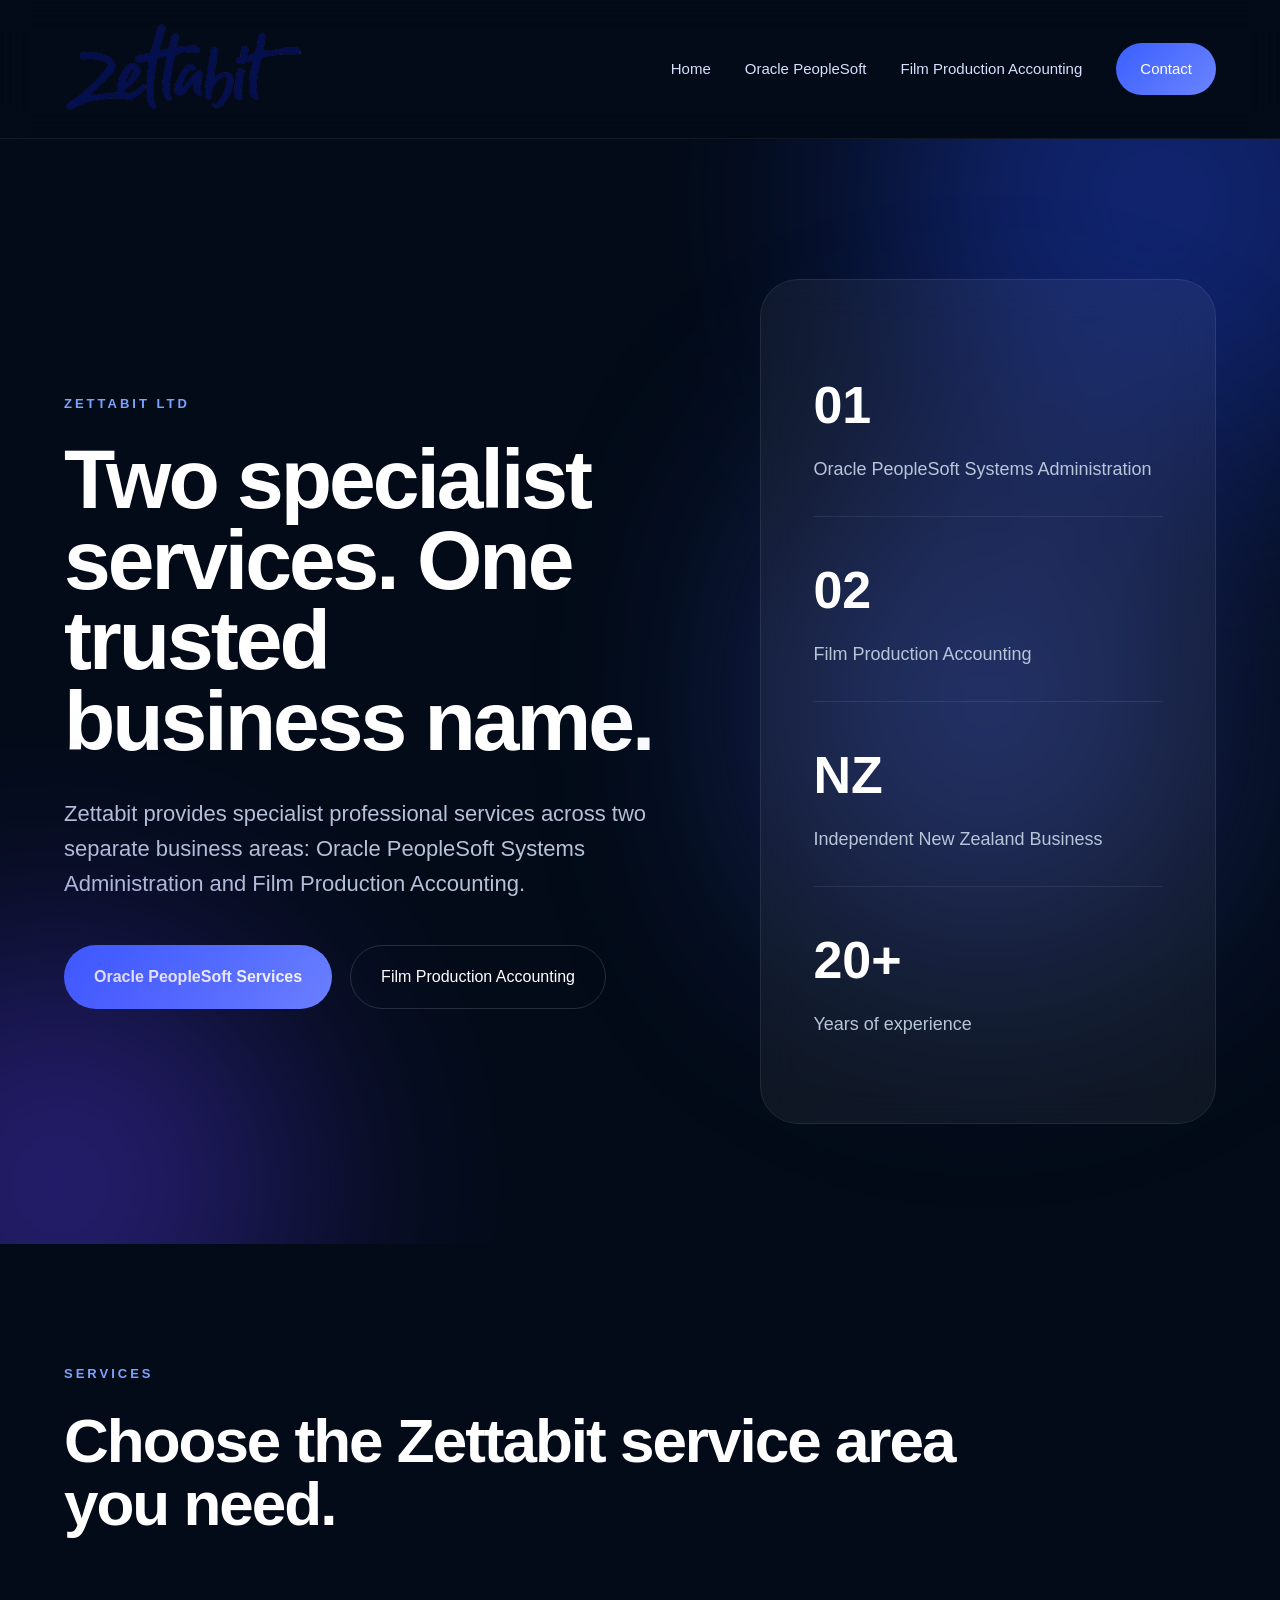
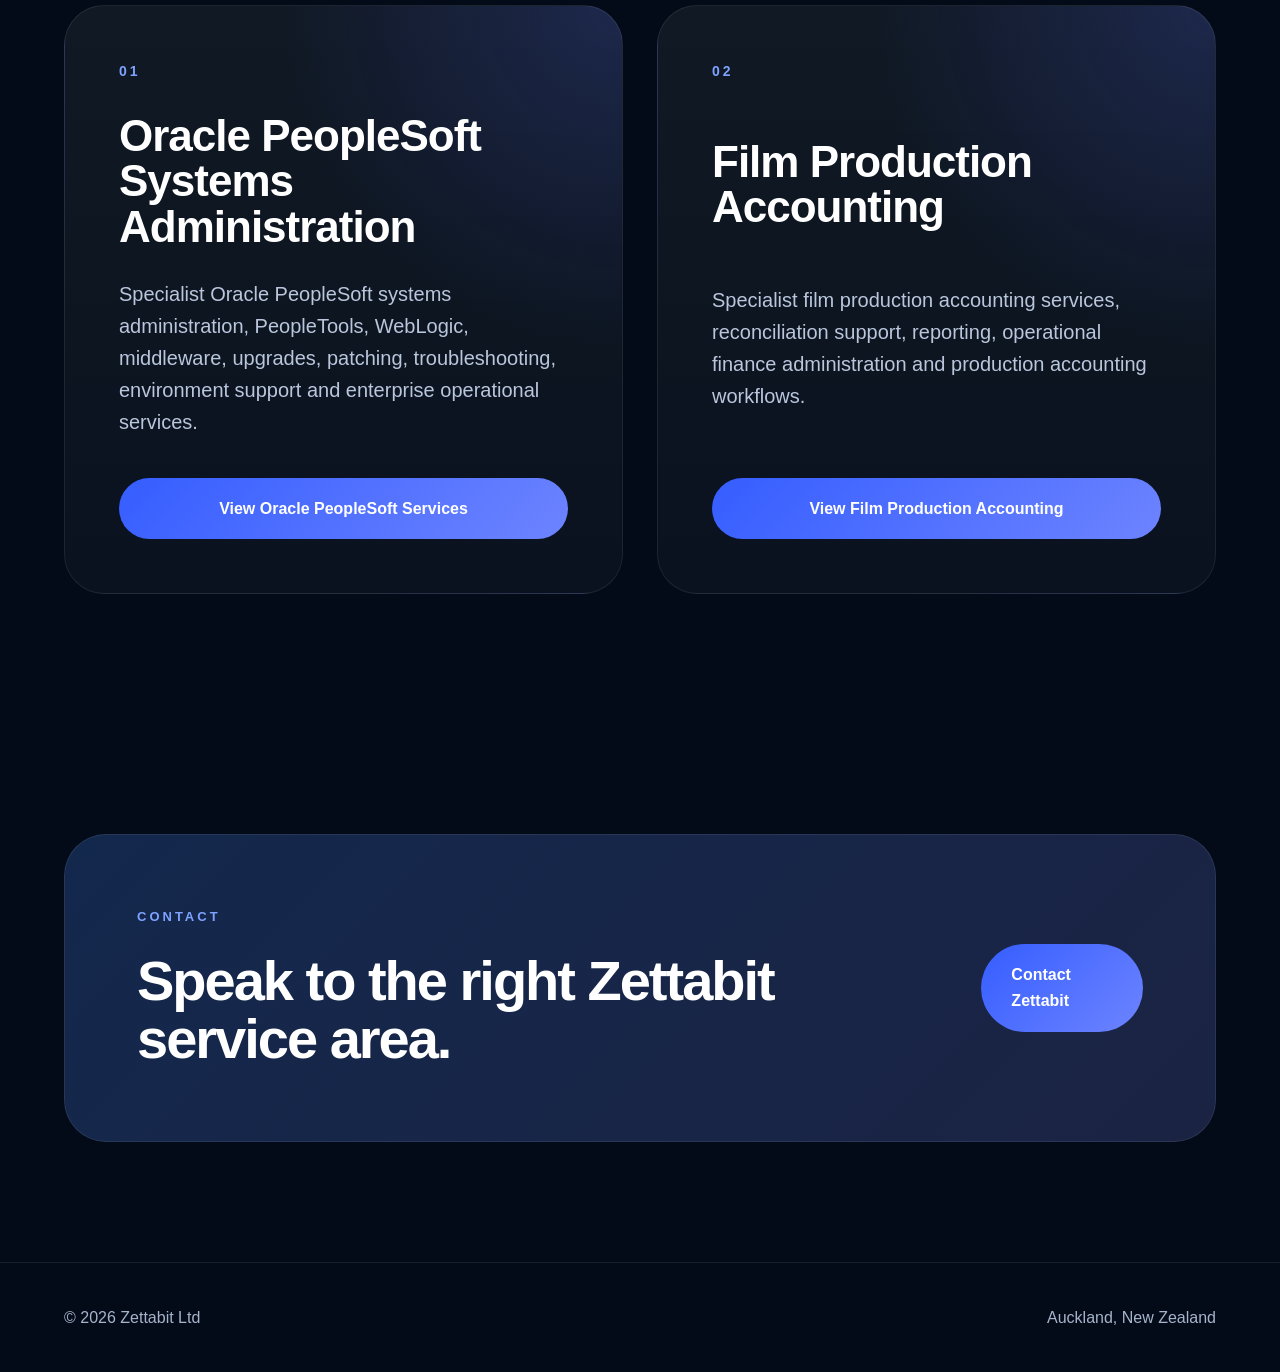
<file: index.html>
<!DOCTYPE html>
<html lang="en">
<head>

    <meta charset="UTF-8">
    <meta name="viewport" content="width=device-width, initial-scale=1.0">

    <title>Zettabit | Oracle PeopleSoft & Film Production Accounting</title>

    <meta name="description"
          content="Zettabit provides Oracle PeopleSoft systems administration and Film Production Accounting services.">

    <link rel="stylesheet" href="styles.css">

</head>

<body>

    <header class="site-header">

        <div class="container nav-container">

            <a href="index.html" class="logo">
                <img src="zettabit-logo-transparent.png" alt="Zettabit">
            </a>

            <nav class="main-nav">
                <a href="index.html">Home</a>
                <a href="peoplesoft.html">Oracle PeopleSoft</a>
                <a href="production-accounting.html">Film Production Accounting</a>
                <a href="contact.html" class="nav-button">Contact</a>
            </nav>

        </div>

    </header>

    <section class="hero-section">

        <div class="hero-background-circle circle-one"></div>
        <div class="hero-background-circle circle-two"></div>

        <div class="container hero-grid">

            <div class="hero-content">

                <div class="eyebrow">
                    Zettabit Ltd
                </div>

                <h1>
                    Two specialist services. One trusted business name.
                </h1>

                <p>
                    Zettabit provides specialist professional services across two separate
                    business areas: Oracle PeopleSoft Systems Administration and
                    Film Production Accounting.
                </p>

                <div class="hero-buttons">

                    <a href="peoplesoft.html" class="primary-button">
                        Oracle PeopleSoft Services
                    </a>

                    <a href="production-accounting.html" class="secondary-button">
                        Film Production Accounting
                    </a>

                </div>

            </div>

            <div class="hero-card">

                <div class="card-glow"></div>

                <div class="hero-card-inner">

                    <div class="stat-box">
                        <span class="stat-number">01</span>
                        <span class="stat-label">
                            Oracle PeopleSoft Systems Administration
                        </span>
                    </div>

                    <div class="stat-box">
                        <span class="stat-number">02</span>
                        <span class="stat-label">
                            Film Production Accounting
                        </span>
                    </div>

                    <div class="stat-box">
                        <span class="stat-number">NZ</span>
                        <span class="stat-label">
                            Independent New Zealand Business
                        </span>
                    </div>

                    <div class="stat-box">
                        <span class="stat-number">20+</span>
                        <span class="stat-label">
                            Years of experience
                        </span>
                    </div>

                </div>

            </div>

        </div>

    </section>

    <section class="services-section">

        <div class="container">

            <div class="section-heading">

                <div class="eyebrow">
                    Services
                </div>

                <h2>
                    Choose the Zettabit service area you need.
                </h2>

            </div>

            <div class="two-column-services">

                <div class="division-card">

                    <span class="capability-number">01</span>

                    <h3>
                        Oracle PeopleSoft Systems Administration
                    </h3>

                    <p>
                        Specialist Oracle PeopleSoft systems administration,
                        PeopleTools, WebLogic, middleware, upgrades,
                        patching, troubleshooting, environment support
                        and enterprise operational services.
                    </p>

                    <a href="peoplesoft.html" class="primary-button">
                        View Oracle PeopleSoft Services
                    </a>

                </div>

                <div class="division-card">

                    <span class="capability-number">02</span>

                    <h3>
                        Film Production Accounting
                    </h3>

                    <p>
                        Specialist film production accounting services,
                        reconciliation support, reporting,
                        operational finance administration
                        and production accounting workflows.
                    </p>

                    <a href="production-accounting.html" class="primary-button">
                        View Film Production Accounting
                    </a>

                </div>

            </div>

        </div>

    </section>

    <section class="cta-section">

        <div class="container cta-container">

            <div>

                <div class="eyebrow">
                    Contact
                </div>

                <h2>
                    Speak to the right Zettabit service area.
                </h2>

            </div>

            <a href="contact.html" class="primary-button">
                Contact Zettabit
            </a>

        </div>

    </section>

    <footer class="site-footer">

        <div class="container footer-container">
            <div>© 2026 Zettabit Ltd</div>
            <div>Auckland, New Zealand</div>
        </div>

    </footer>

</body>
</html>
</file>
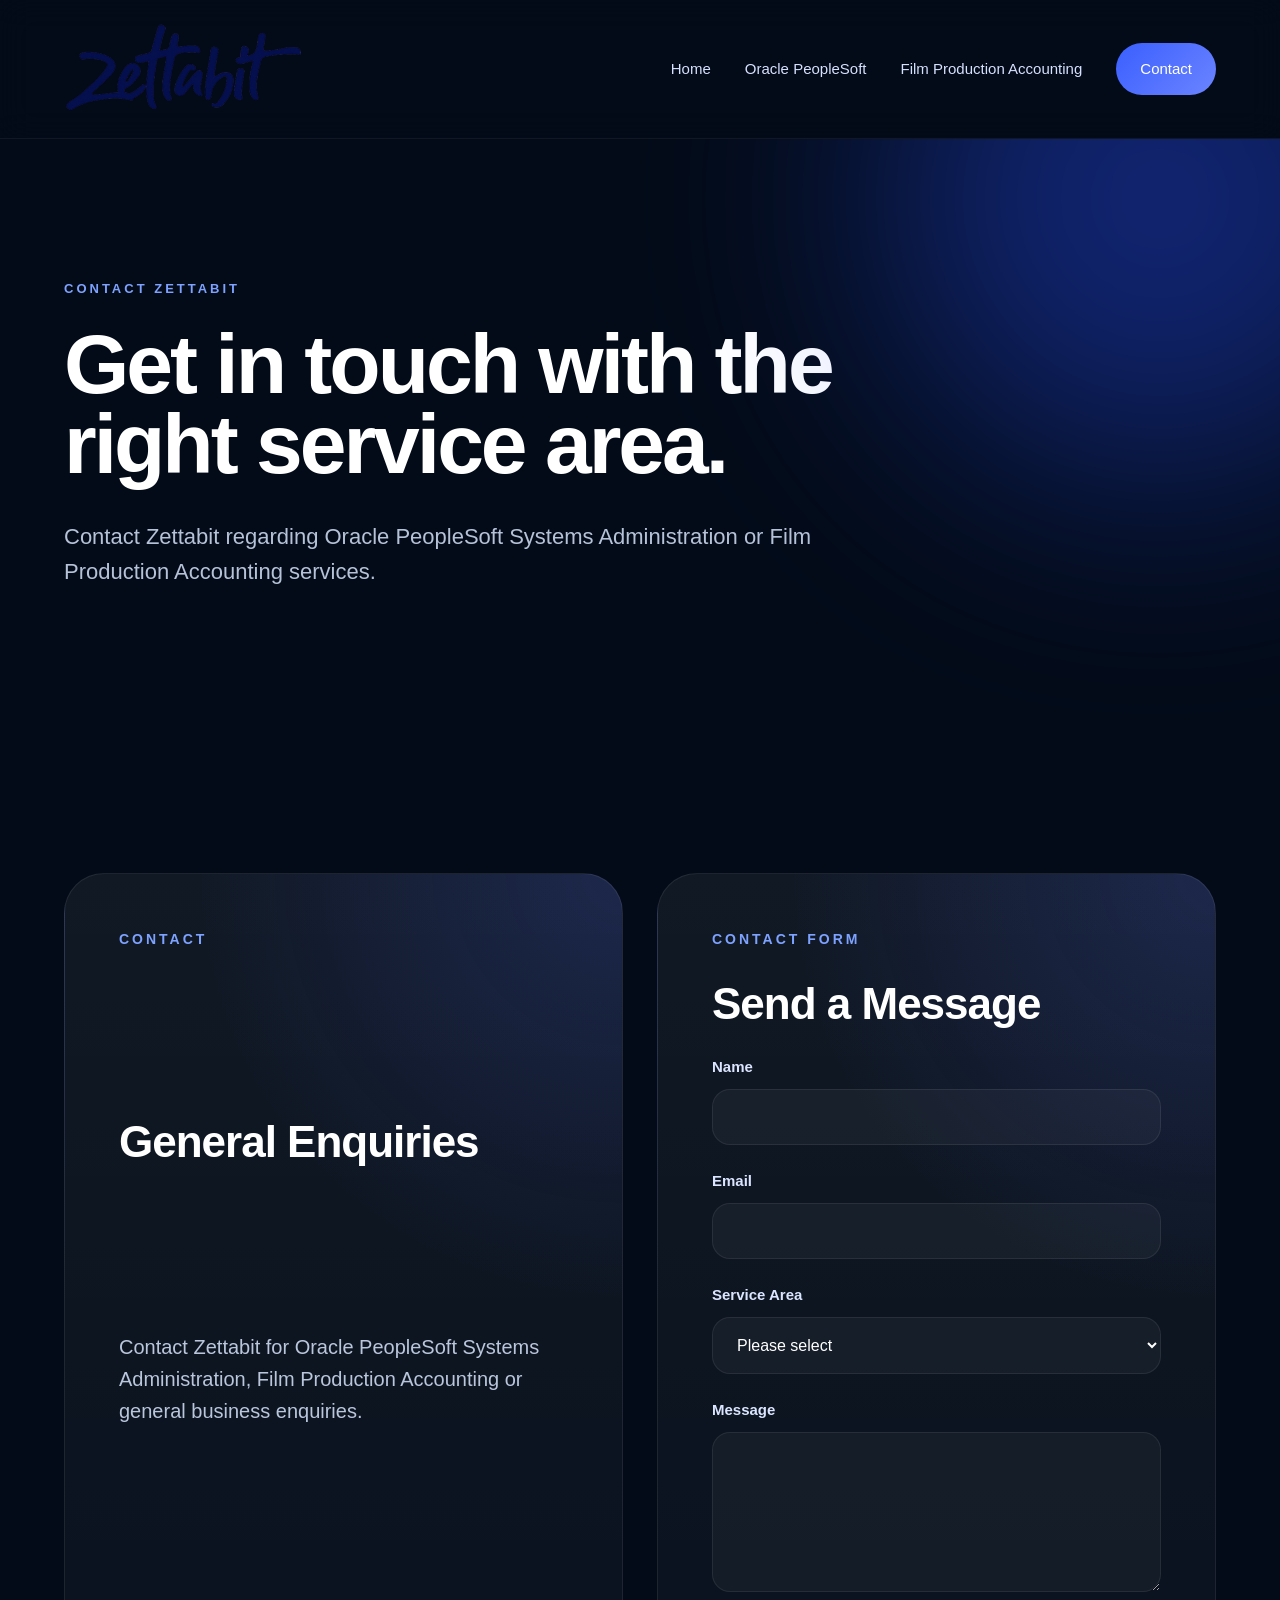
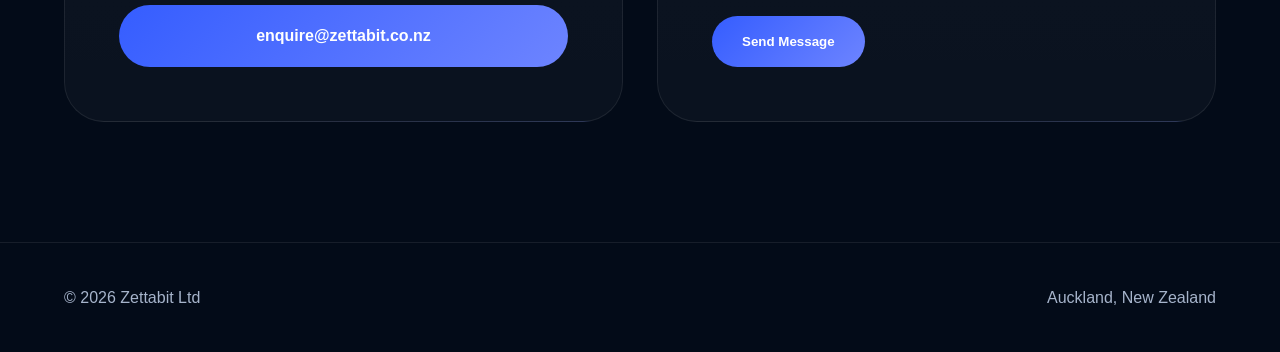
<file: contact.html>
<!DOCTYPE html>
<html lang="en">
<head>

    <meta charset="UTF-8">
    <meta name="viewport" content="width=device-width, initial-scale=1.0">

    <title>Contact | Zettabit</title>

    <meta name="description"
          content="Contact Zettabit regarding Oracle PeopleSoft Systems Administration or Film Production Accounting services.">

    <link rel="stylesheet" href="styles.css">

</head>

<body>

    <header class="site-header">

        <div class="container nav-container">

            <a href="index.html" class="logo">
                <img src="zettabit-logo-transparent.png" alt="Zettabit">
            </a>

            <nav class="main-nav">

                <a href="index.html">Home</a>
                <a href="peoplesoft.html">Oracle PeopleSoft</a>
                <a href="production-accounting.html">Film Production Accounting</a>
                <a href="contact.html" class="nav-button">Contact</a>

            </nav>

        </div>

    </header>

    <!-- HERO -->

    <section class="hero-section">

        <div class="hero-background-circle circle-one"></div>

        <div class="container">

            <div class="hero-content">

                <div class="eyebrow">
                    Contact Zettabit
                </div>

                <h1>
                    Get in touch with the right service area.
                </h1>

                <p>
                    Contact Zettabit regarding
                    Oracle PeopleSoft Systems Administration
                    or Film Production Accounting services.
                </p>

            </div>

        </div>

    </section>

    <!-- CONTACT -->

    <section class="services-section">

        <div class="container">

            <div class="two-column-services">

                <!-- LEFT -->

                <div class="division-card">

                    <span class="capability-number">
                        CONTACT
                    </span>

                    <h3>
                        General Enquiries
                    </h3>

                    <p>
                        Contact Zettabit for
                        Oracle PeopleSoft Systems Administration,
                        Film Production Accounting
                        or general business enquiries.
                    </p>

                    <a href="mailto:enquire@zettabit.co.nz" class="primary-button">
                        enquire@zettabit.co.nz
                    </a>

                </div>

                <!-- RIGHT -->

                <div class="division-card">

                    <span class="capability-number">
                        CONTACT FORM
                    </span>

                    <h3>
                        Send a Message
                    </h3>

                    <form class="contact-form"
                          action="https://formspree.io/f/xqejlvda"
                          method="POST">

                        <label>

                            Name

                            <input type="text"
                                   name="name"
                                   required>

                        </label>

                        <label>

                            Email

                            <input type="email"
                                   name="email"
                                   required>

                        </label>

                        <label>

                            Service Area

                            <select name="service_area" required>

                                <option value="">
                                    Please select
                                </option>

                                <option value="Oracle PeopleSoft Systems Administration">
                                    Oracle PeopleSoft Systems Administration
                                </option>

                                <option value="Film Production Accounting">
                                    Film Production Accounting
                                </option>

                                <option value="General Enquiry">
                                    General Enquiry
                                </option>

                            </select>

                        </label>

                        <label>

                            Message

                            <textarea name="message"
                                      rows="6"
                                      required></textarea>

                        </label>

                        <button type="submit"
                                class="primary-button">

                            Send Message

                        </button>

                    </form>

                </div>

            </div>

        </div>

    </section>

    <!-- FOOTER -->

    <footer class="site-footer">

        <div class="container footer-container">

            <div>
                © 2026 Zettabit Ltd
            </div>

            <div>
                Auckland, New Zealand
            </div>

        </div>

    </footer>

</body>
</html>
</file>
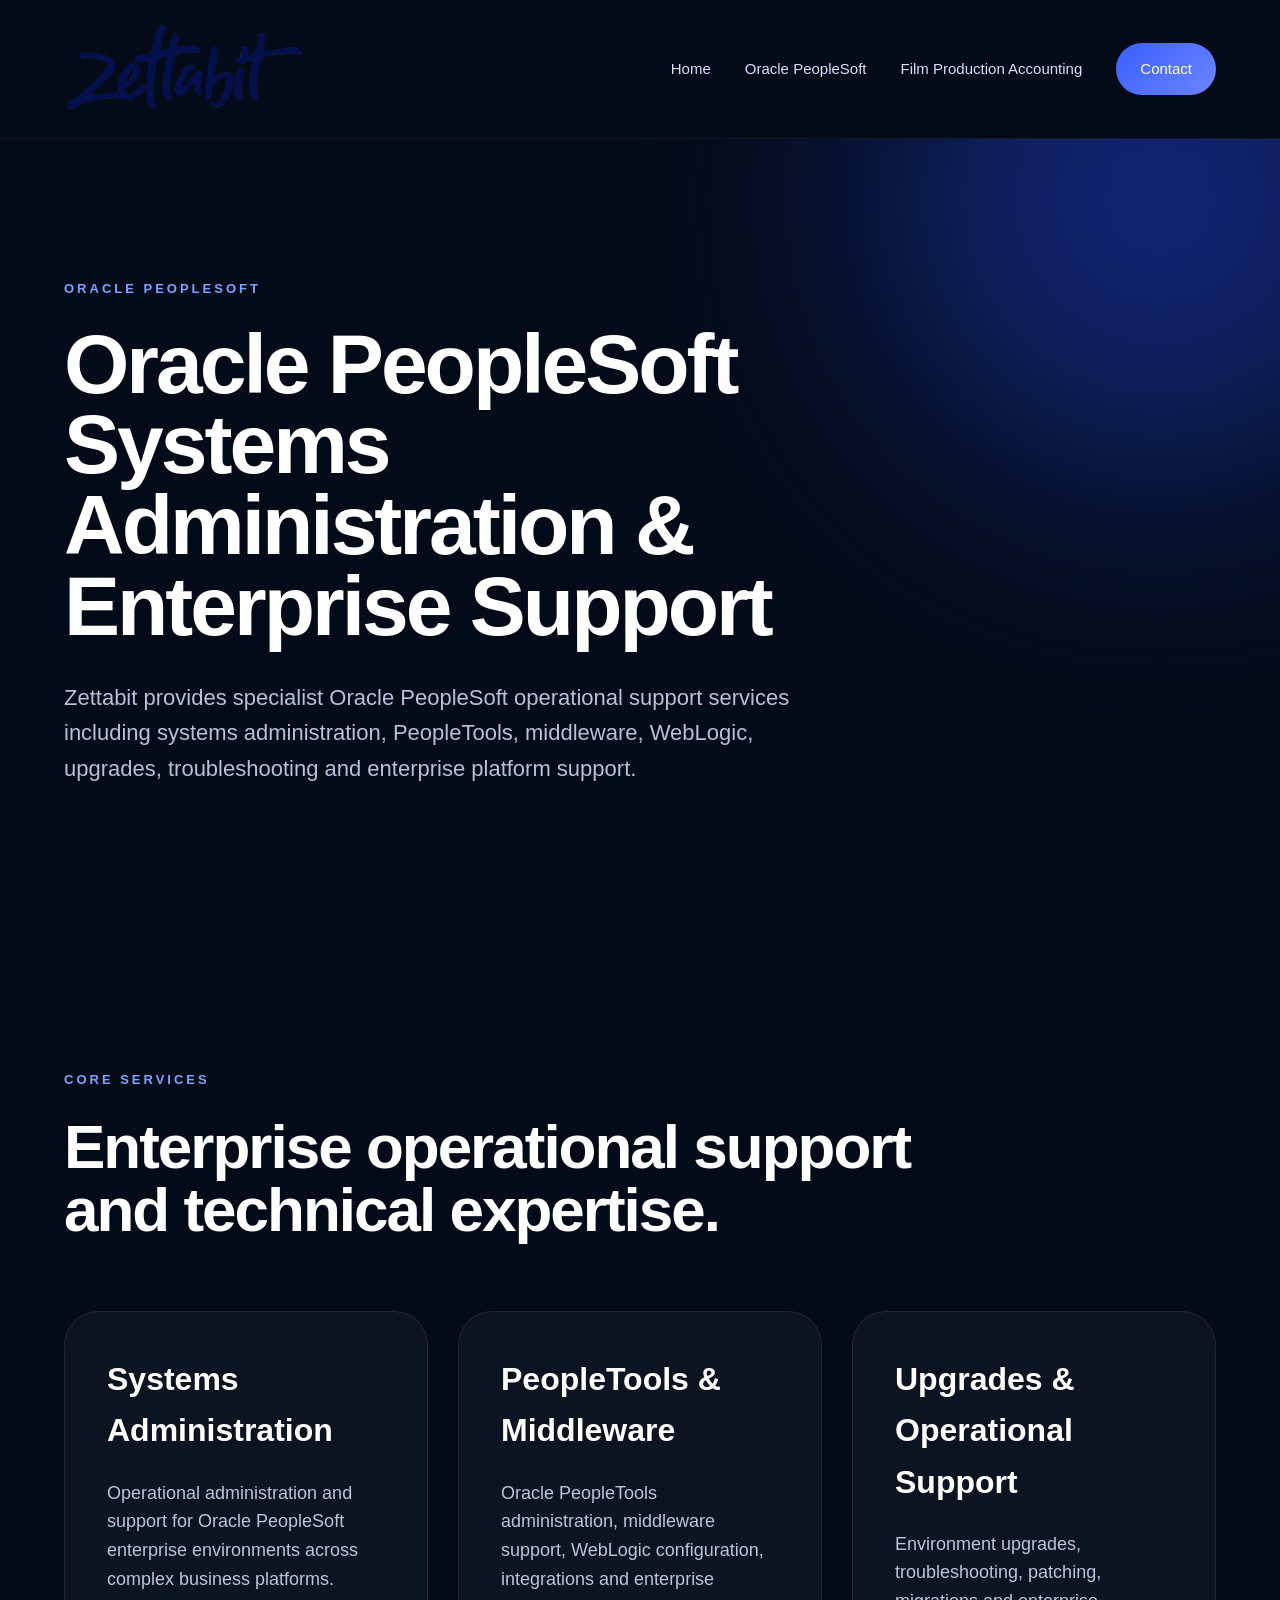
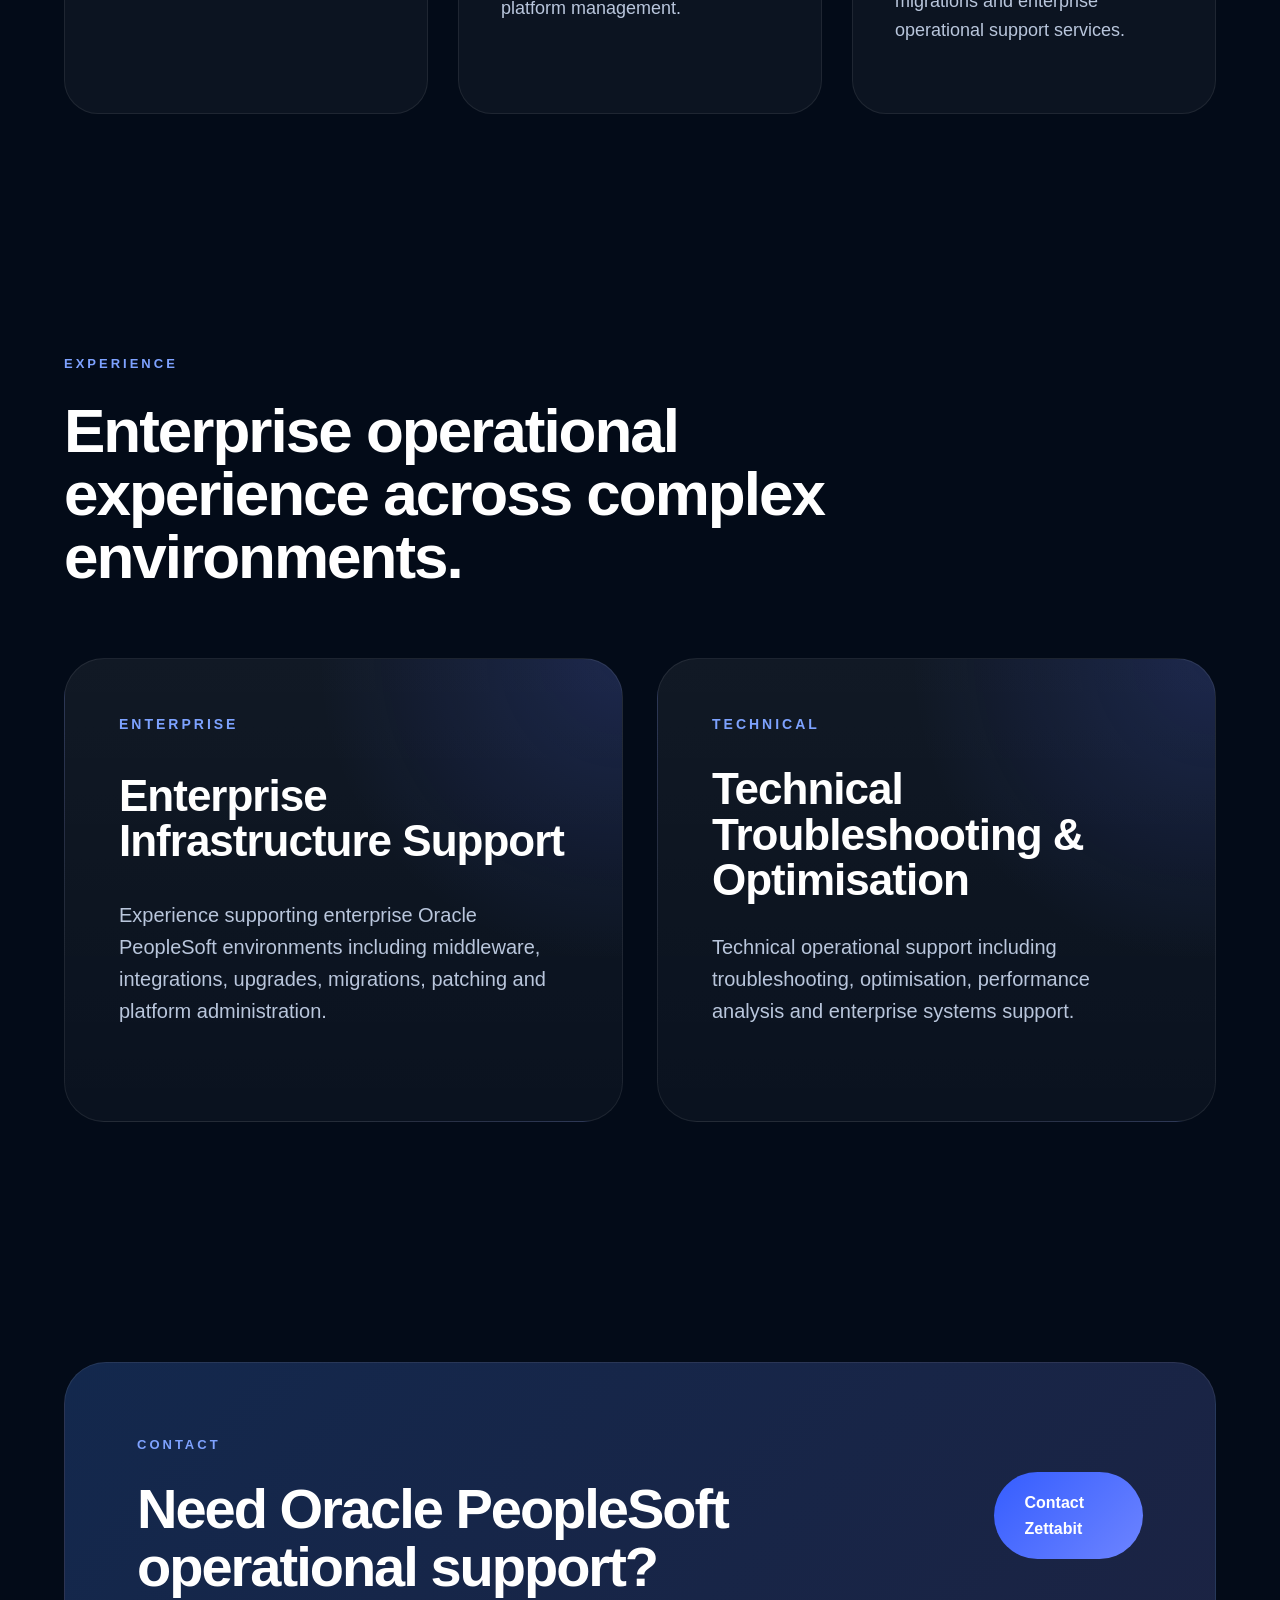
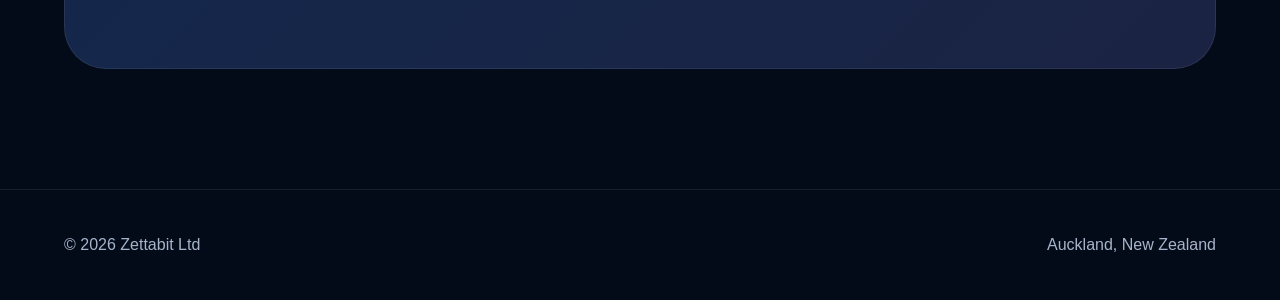
<file: peoplesoft.html>
<!DOCTYPE html>
<html lang="en">
<head>

    <meta charset="UTF-8">
    <meta name="viewport" content="width=device-width, initial-scale=1.0">

    <title>Oracle PeopleSoft Systems Administration | Zettabit</title>

    <meta name="description"
          content="Oracle PeopleSoft systems administration, PeopleTools, WebLogic, middleware and enterprise operational support services.">

    <link rel="stylesheet" href="styles.css">

</head>

<body>

    <header class="site-header">

        <div class="container nav-container">

            <a href="index.html" class="logo">
                <img src="zettabit-logo-transparent.png" alt="Zettabit">
            </a>

            <nav class="main-nav">

                <a href="index.html">Home</a>
                <a href="peoplesoft.html">Oracle PeopleSoft</a>
                <a href="production-accounting.html">Film Production Accounting</a>
                <a href="contact.html" class="nav-button">Contact</a>

            </nav>

        </div>

    </header>

    <!-- HERO -->

    <section class="hero-section">

        <div class="hero-background-circle circle-one"></div>

        <div class="container">

            <div class="hero-content">

                <div class="eyebrow">
                    Oracle PeopleSoft
                </div>

                <h1>
                    Oracle PeopleSoft Systems Administration & Enterprise Support
                </h1>

                <p>
                    Zettabit provides specialist Oracle PeopleSoft operational
                    support services including systems administration,
                    PeopleTools, middleware, WebLogic, upgrades,
                    troubleshooting and enterprise platform support.
                </p>

            </div>

        </div>

    </section>

    <!-- SERVICES -->

    <section class="services-section">

        <div class="container">

            <div class="section-heading">

                <div class="eyebrow">
                    Core Services
                </div>

                <h2>
                    Enterprise operational support and technical expertise.
                </h2>

            </div>

            <div class="services-grid">

                <div class="service-card">

                    <h3>
                        Systems Administration
                    </h3>

                    <p>
                        Operational administration and support for
                        Oracle PeopleSoft enterprise environments
                        across complex business platforms.
                    </p>

                </div>

                <div class="service-card">

                    <h3>
                        PeopleTools & Middleware
                    </h3>

                    <p>
                        Oracle PeopleTools administration,
                        middleware support, WebLogic configuration,
                        integrations and enterprise platform management.
                    </p>

                </div>

                <div class="service-card">

                    <h3>
                        Upgrades & Operational Support
                    </h3>

                    <p>
                        Environment upgrades, troubleshooting,
                        patching, migrations and enterprise
                        operational support services.
                    </p>

                </div>

            </div>

        </div>

    </section>

    <!-- EXPERIENCE -->

    <section class="capabilities-section">

        <div class="container">

            <div class="section-heading">

                <div class="eyebrow">
                    Experience
                </div>

                <h2>
                    Enterprise operational experience across complex environments.
                </h2>

            </div>

            <div class="two-column-services">

                <div class="division-card">

                    <span class="capability-number">
                        ENTERPRISE
                    </span>

                    <h3>
                        Enterprise Infrastructure Support
                    </h3>

                    <p>
                        Experience supporting enterprise Oracle PeopleSoft
                        environments including middleware,
                        integrations, upgrades, migrations,
                        patching and platform administration.
                    </p>

                </div>

                <div class="division-card">

                    <span class="capability-number">
                        TECHNICAL
                    </span>

                    <h3>
                        Technical Troubleshooting & Optimisation
                    </h3>

                    <p>
                        Technical operational support including
                        troubleshooting, optimisation,
                        performance analysis and
                        enterprise systems support.
                    </p>

                </div>

            </div>

        </div>

    </section>

    <!-- CTA -->

    <section class="cta-section">

        <div class="container cta-container">

            <div>

                <div class="eyebrow">
                    Contact
                </div>

                <h2>
                    Need Oracle PeopleSoft operational support?
                </h2>

            </div>

            <a href="contact.html" class="primary-button">
                Contact Zettabit
            </a>

        </div>

    </section>

    <!-- FOOTER -->

    <footer class="site-footer">

        <div class="container footer-container">

            <div>
                © 2026 Zettabit Ltd
            </div>

            <div>
                Auckland, New Zealand
            </div>

        </div>

    </footer>

</body>
</html>
</file>
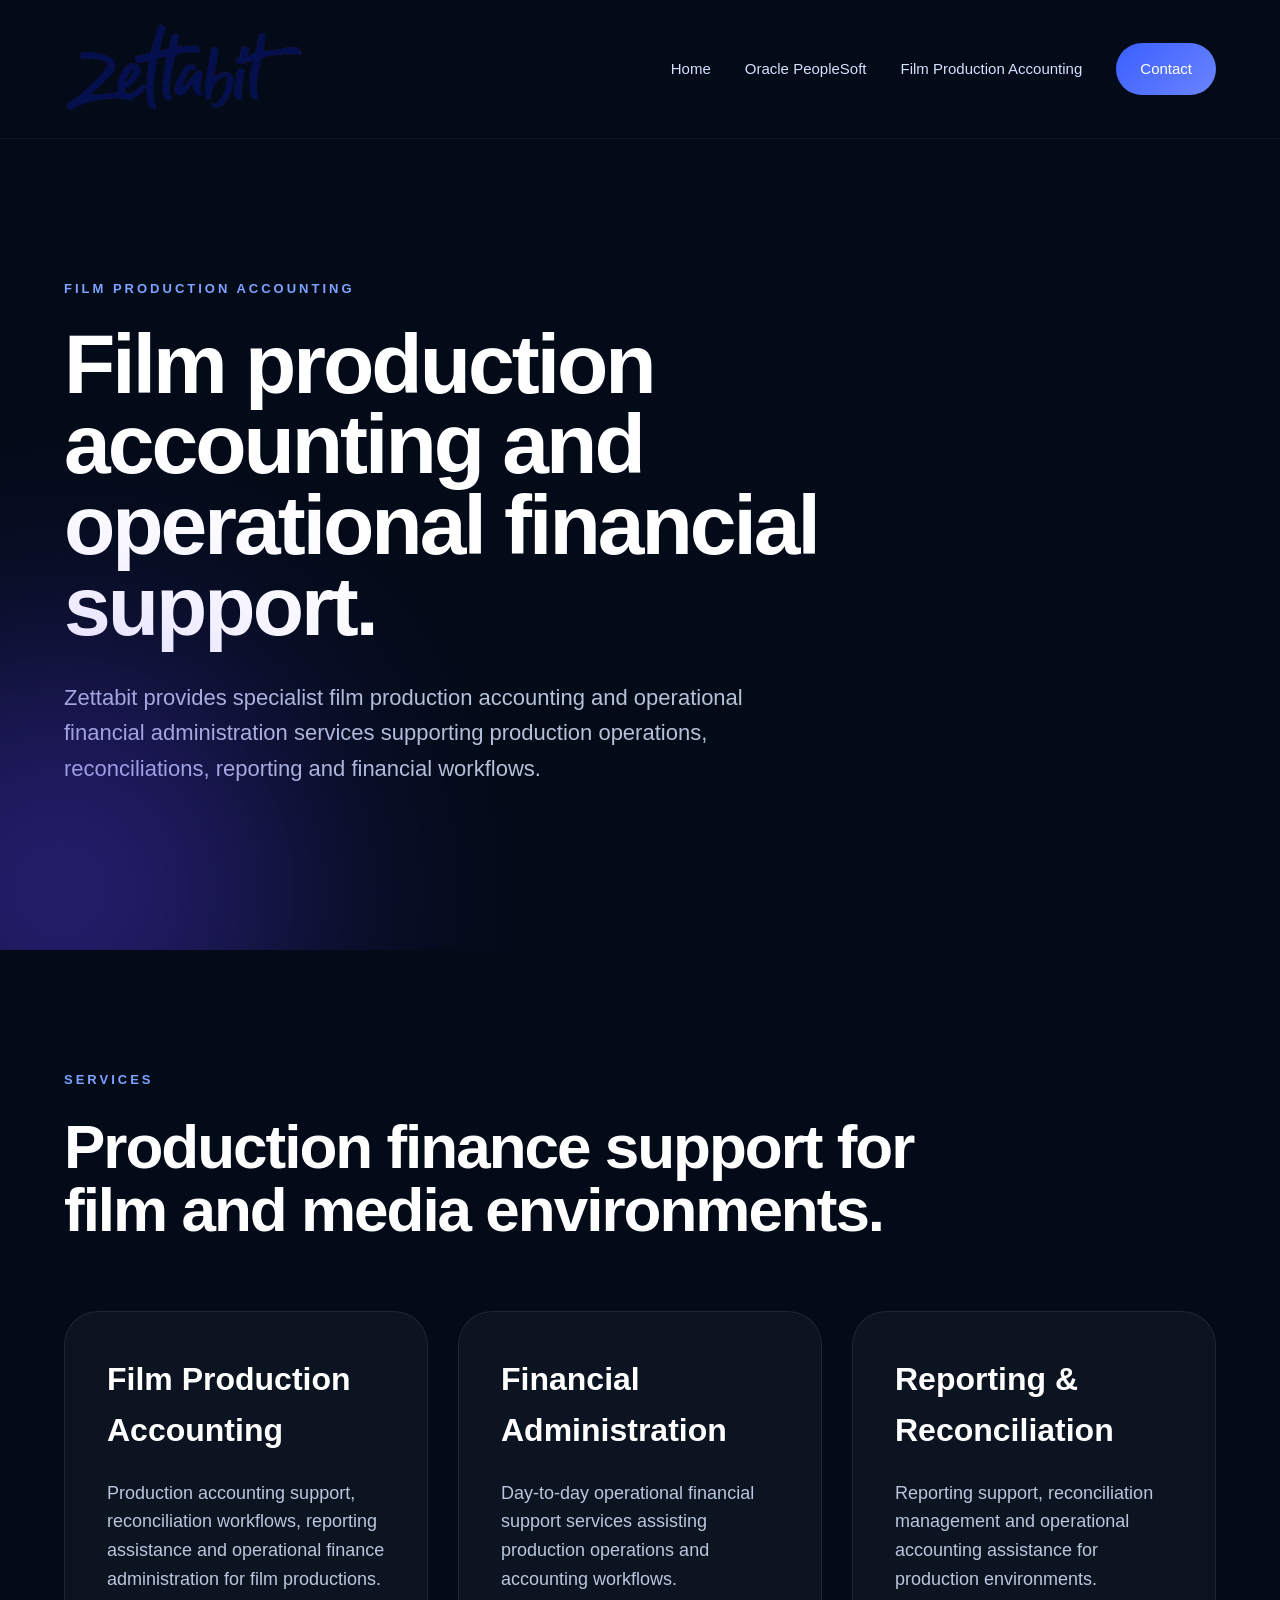
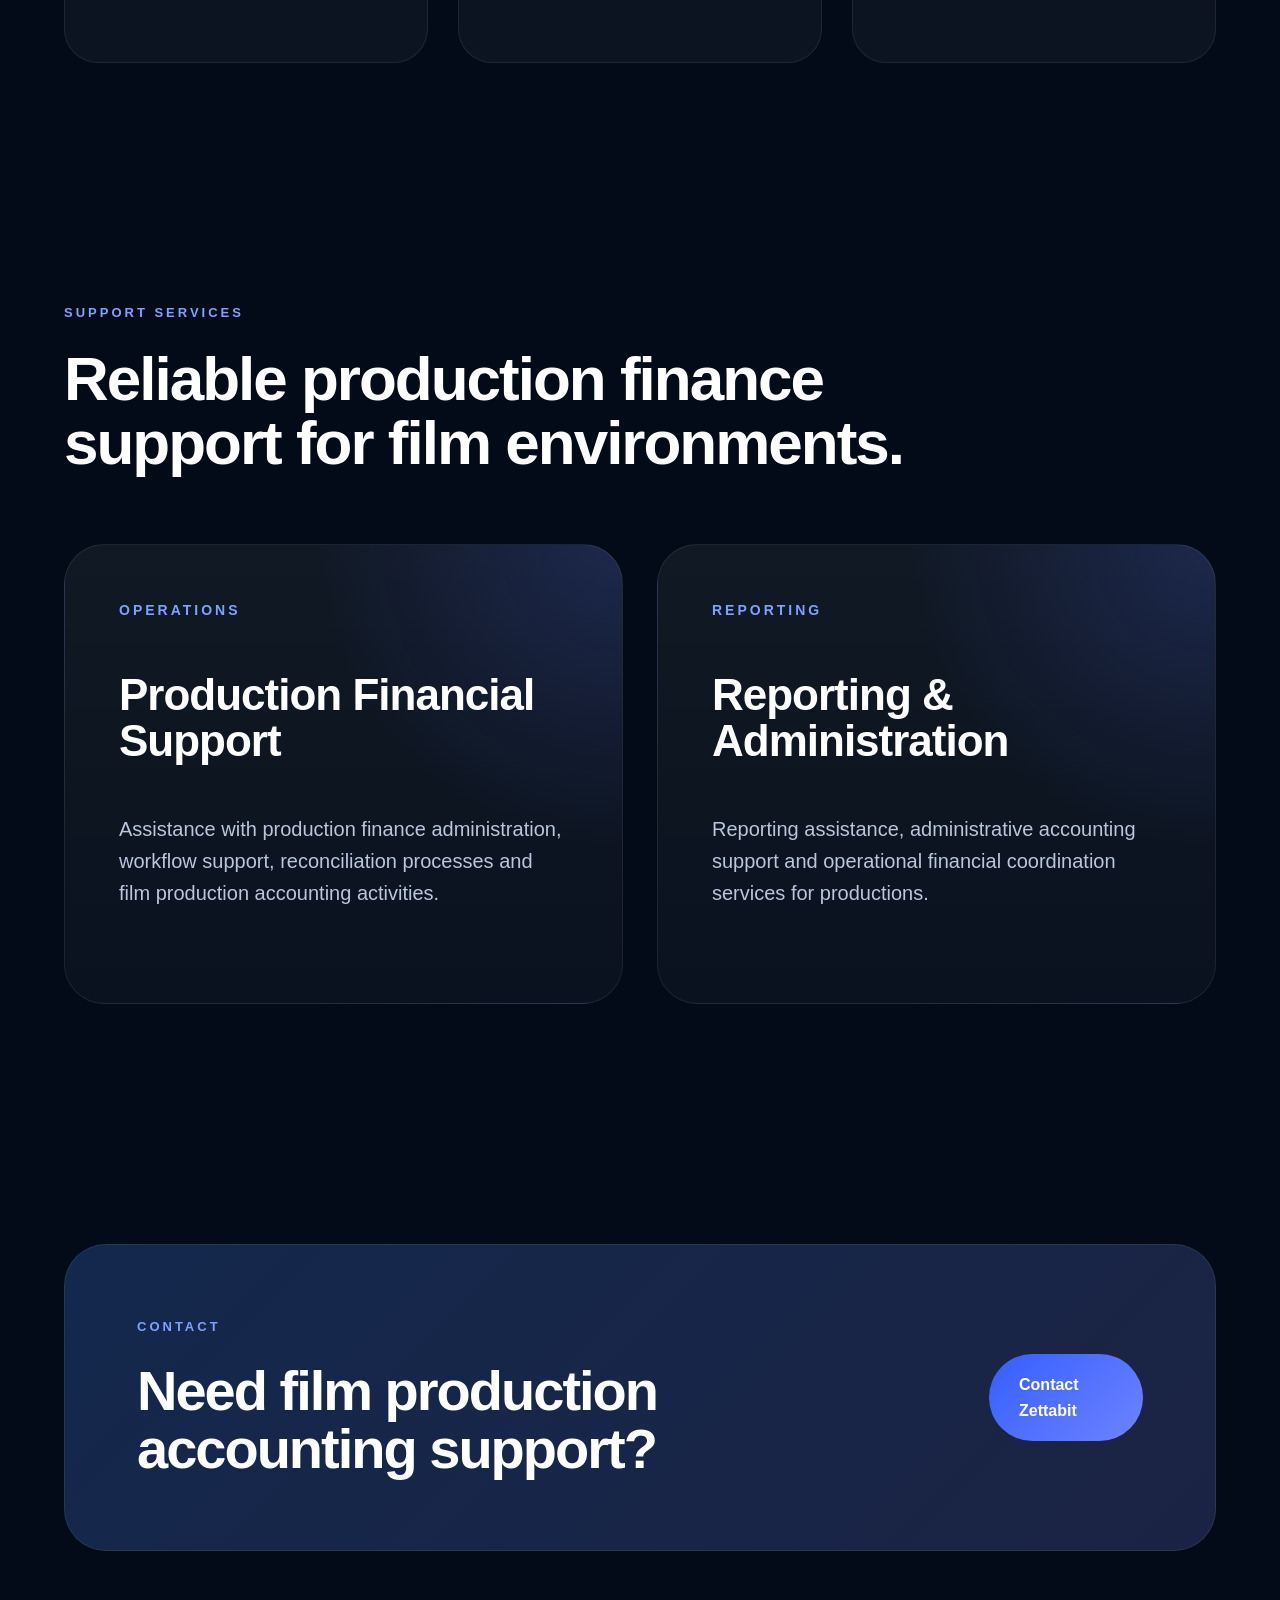
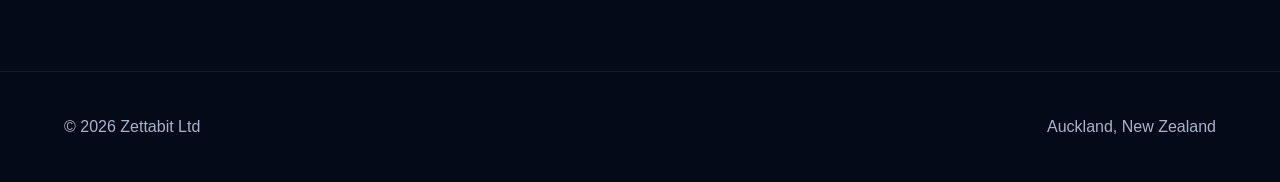
<file: production-accounting.html>
<!DOCTYPE html>
<html lang="en">
<head>

    <meta charset="UTF-8">
    <meta name="viewport" content="width=device-width, initial-scale=1.0">

    <title>Film Production Accounting | Zettabit</title>

    <meta name="description"
          content="Film production accounting and operational financial administration services provided by Zettabit.">

    <link rel="stylesheet" href="styles.css">

</head>

<body>

    <header class="site-header">

        <div class="container nav-container">

            <a href="index.html" class="logo">
                <img src="zettabit-logo-transparent.png" alt="Zettabit">
            </a>

            <nav class="main-nav">

                <a href="index.html">Home</a>
                <a href="peoplesoft.html">Oracle PeopleSoft</a>
                <a href="production-accounting.html">Film Production Accounting</a>
                <a href="contact.html" class="nav-button">Contact</a>

            </nav>

        </div>

    </header>

    <!-- HERO -->

    <section class="hero-section">

        <div class="hero-background-circle circle-two"></div>

        <div class="container">

            <div class="hero-content">

                <div class="eyebrow">
                    Film Production Accounting
                </div>

                <h1>
                    Film production accounting and operational financial support.
                </h1>

                <p>
                    Zettabit provides specialist film production accounting
                    and operational financial administration services
                    supporting production operations,
                    reconciliations, reporting and financial workflows.
                </p>

            </div>

        </div>

    </section>

    <!-- SERVICES -->

    <section class="services-section">

        <div class="container">

            <div class="section-heading">

                <div class="eyebrow">
                    Services
                </div>

                <h2>
                    Production finance support for film and media environments.
                </h2>

            </div>

            <div class="services-grid">

                <div class="service-card">

                    <h3>
                        Film Production Accounting
                    </h3>

                    <p>
                        Production accounting support,
                        reconciliation workflows,
                        reporting assistance and
                        operational finance administration
                        for film productions.
                    </p>

                </div>

                <div class="service-card">

                    <h3>
                        Financial Administration
                    </h3>

                    <p>
                        Day-to-day operational financial
                        support services assisting
                        production operations
                        and accounting workflows.
                    </p>

                </div>

                <div class="service-card">

                    <h3>
                        Reporting & Reconciliation
                    </h3>

                    <p>
                        Reporting support,
                        reconciliation management
                        and operational accounting
                        assistance for production environments.
                    </p>

                </div>

            </div>

        </div>

    </section>

    <!-- EXPERIENCE -->

    <section class="capabilities-section">

        <div class="container">

            <div class="section-heading">

                <div class="eyebrow">
                    Support Services
                </div>

                <h2>
                    Reliable production finance support for film environments.
                </h2>

            </div>

            <div class="two-column-services">

                <div class="division-card">

                    <span class="capability-number">
                        OPERATIONS
                    </span>

                    <h3>
                        Production Financial Support
                    </h3>

                    <p>
                        Assistance with production finance administration,
                        workflow support,
                        reconciliation processes
                        and film production accounting activities.
                    </p>

                </div>

                <div class="division-card">

                    <span class="capability-number">
                        REPORTING
                    </span>

                    <h3>
                        Reporting & Administration
                    </h3>

                    <p>
                        Reporting assistance,
                        administrative accounting support
                        and operational financial
                        coordination services for productions.
                    </p>

                </div>

            </div>

        </div>

    </section>

    <!-- CTA -->

    <section class="cta-section">

        <div class="container cta-container">

            <div>

                <div class="eyebrow">
                    Contact
                </div>

                <h2>
                    Need film production accounting support?
                </h2>

            </div>

            <a href="contact.html" class="primary-button">
                Contact Zettabit
            </a>

        </div>

    </section>

    <!-- FOOTER -->

    <footer class="site-footer">

        <div class="container footer-container">

            <div>
                © 2026 Zettabit Ltd
            </div>

            <div>
                Auckland, New Zealand
            </div>

        </div>

    </footer>

</body>
</html>
</file>
<file: styles.css>
* {
    margin: 0;
    padding: 0;
    box-sizing: border-box;
}

html {
    scroll-behavior: smooth;
}

body {
    background: #030b18;
    color: #ffffff;
    font-family: Inter, Arial, sans-serif;
    line-height: 1.6;
    overflow-x: hidden;
}

a {
    text-decoration: none;
}

.container {
    width: 90%;
    max-width: 1320px;
    margin: 0 auto;
}

section {
    position: relative;
}

.eyebrow {
    color: #7ea2ff;
    text-transform: uppercase;
    letter-spacing: 3px;
    font-size: 13px;
    font-weight: 700;
    margin-bottom: 24px;
}

/* HEADER */

.site-header {
    position: sticky;
    top: 0;
    z-index: 1000;
    background: rgba(3,11,24,0.82);
    backdrop-filter: blur(16px);
    border-bottom: 1px solid rgba(255,255,255,0.06);
}

.nav-container {
    display: flex;
    align-items: center;
    justify-content: space-between;
    padding: 24px 0;
}

.logo img {
    height: 90px;
    width: auto;
    display: block;
}

.main-nav {
    display: flex;
    align-items: center;
    gap: 34px;
}

.main-nav a {
    color: #d6e1ff;
    font-size: 15px;
    font-weight: 500;
    transition: 0.25s ease;
}

.main-nav a:hover {
    color: white;
}

.nav-button {
    padding: 14px 24px;
    border-radius: 999px;
    background: linear-gradient(135deg,#3a5fff,#6b84ff);
    color: white !important;
    font-weight: 700;
}

/* HERO */

.hero-section {
    padding: 140px 0 120px;
    overflow: hidden;
}

.hero-grid {
    display: grid;
    grid-template-columns: 1.15fr 0.85fr;
    gap: 80px;
    align-items: center;
}

.hero-content h1 {
    font-size: 84px;
    line-height: 0.96;
    letter-spacing: -3px;
    margin-bottom: 34px;
    max-width: 780px;
}

.hero-content p {
    color: #b5c2d8;
    font-size: 22px;
    max-width: 760px;
    margin-bottom: 44px;
}

.hero-buttons {
    display: flex;
    gap: 18px;
}

.primary-button {
    padding: 18px 30px;
    border-radius: 999px;
    background: linear-gradient(135deg,#355dff,#6d84ff);
    color: white;
    font-weight: 700;
    display: inline-flex;
    align-items: center;
    justify-content: center;
    transition: 0.25s ease;
}

.primary-button:hover {
    transform: translateY(-2px);
}

.secondary-button {
    padding: 18px 30px;
    border-radius: 999px;
    border: 1px solid rgba(255,255,255,0.14);
    color: white;
    display: inline-flex;
    align-items: center;
    justify-content: center;
}

/* HERO CARD */

.hero-card {
    position: relative;
}

.card-glow {
    position: absolute;
    inset: -50px;
    background: radial-gradient(circle at center, rgba(70,100,255,0.4), transparent 70%);
    filter: blur(90px);
    z-index: 0;
}

.hero-card-inner {
    position: relative;
    z-index: 1;
    padding: 52px;
    border-radius: 38px;
    background: rgba(255,255,255,0.05);
    border: 1px solid rgba(255,255,255,0.08);
    backdrop-filter: blur(20px);
}

.stat-box {
    padding: 32px 0;
    border-bottom: 1px solid rgba(255,255,255,0.08);
}

.stat-box:last-child {
    border-bottom: none;
}

.stat-number {
    display: block;
    font-size: 52px;
    font-weight: 800;
    margin-bottom: 8px;
}

.stat-label {
    color: #b8c5d9;
    font-size: 18px;
}

/* BACKGROUND GLOWS */

.hero-background-circle {
    position: absolute;
    border-radius: 50%;
    filter: blur(120px);
    opacity: 0.38;
    pointer-events: none;
}

.circle-one {
    width: 560px;
    height: 560px;
    background: #274eff;
    top: -220px;
    right: -160px;
}

.circle-two {
    width: 480px;
    height: 480px;
    background: #603dff;
    left: -180px;
    bottom: -180px;
}

/* SECTIONS */

.services-section,
.capabilities-section {
    padding: 120px 0;
}

.section-heading {
    margin-bottom: 70px;
}

.section-heading h2 {
    font-size: 62px;
    line-height: 1.02;
    letter-spacing: -2px;
    max-width: 900px;
}

/* DIVISION CARDS */

.two-column-services {
    display: grid;
    grid-template-columns: repeat(2, 1fr);
    gap: 34px;
}

.division-card {
    min-height: 460px;
    padding: 54px;
    border-radius: 40px;
    background:
        radial-gradient(circle at top right, rgba(80,110,255,0.18), transparent 42%),
        linear-gradient(180deg, rgba(255,255,255,0.06), rgba(255,255,255,0.03));

    border: 1px solid rgba(255,255,255,0.08);

    display: flex;
    flex-direction: column;
    justify-content: space-between;

    transition: 0.3s ease;
}

.division-card:hover {
    transform: translateY(-8px);
    border-color: rgba(115,136,255,0.5);
}

.capability-number {
    display: inline-block;
    margin-bottom: 30px;
    font-size: 14px;
    font-weight: 800;
    color: #7da2ff;
    letter-spacing: 3px;
}

.division-card h3 {
    font-size: 44px;
    line-height: 1.04;
    letter-spacing: -1px;
    margin-bottom: 28px;
}

.division-card p {
    color: #b9c6dc;
    font-size: 20px;
    margin-bottom: 40px;
}

/* SERVICES GRID */

.services-grid {
    display: grid;
    grid-template-columns: repeat(3,1fr);
    gap: 30px;
}

.service-card {
    background: rgba(255,255,255,0.04);
    border: 1px solid rgba(255,255,255,0.08);
    border-radius: 34px;
    padding: 42px;
    transition: 0.3s ease;
}

.service-card:hover {
    transform: translateY(-8px);
    border-color: rgba(115,136,255,0.45);
}

.service-card h3 {
    font-size: 32px;
    margin-bottom: 22px;
}

.service-card p {
    color: #b9c6dc;
    margin-bottom: 26px;
    font-size: 18px;
}

.service-card a {
    color: #7ea4ff;
    font-weight: 700;
}

/* CTA */

.cta-section {
    padding: 120px 0;
}

.cta-container {
    padding: 72px;
    border-radius: 42px;
    background: linear-gradient(135deg,#13284d,#1b2343);
    border: 1px solid rgba(255,255,255,0.08);

    display: flex;
    align-items: center;
    justify-content: space-between;
    gap: 40px;
}

.cta-container h2 {
    font-size: 56px;
    line-height: 1.04;
    letter-spacing: -2px;
}

/* CONTACT FORM */

.contact-form {
    display: flex;
    flex-direction: column;
    gap: 24px;
}

.contact-form label {
    display: flex;
    flex-direction: column;
    gap: 10px;
    color: #dbe5ff;
    font-size: 15px;
    font-weight: 600;
}

.contact-form input,
.contact-form select,
.contact-form textarea {
    width: 100%;
    padding: 18px 20px;
    border-radius: 18px;
    border: 1px solid rgba(255,255,255,0.08);
    background: rgba(255,255,255,0.04);
    color: white;
    font-size: 16px;
    outline: none;
    transition: 0.25s ease;
    font-family: inherit;
}

.contact-form input:focus,
.contact-form select:focus,
.contact-form textarea:focus {
    border-color: rgba(115,136,255,0.7);
    background: rgba(255,255,255,0.06);
}

.contact-form textarea {
    resize: vertical;
    min-height: 160px;
}

.contact-form button {
    border: none;
    cursor: pointer;
    width: fit-content;
}

.contact-form option {
    background: #091426;
    color: white;
}

/* FOOTER */

.site-footer {
    border-top: 1px solid rgba(255,255,255,0.08);
    padding: 42px 0;
}

.footer-container {
    display: flex;
    justify-content: space-between;
    align-items: center;
    color: #a6b4cb;
}

/* RESPONSIVE */

@media (max-width: 1100px) {

    .hero-grid,
    .two-column-services,
    .services-grid {
        grid-template-columns: 1fr;
    }

    .cta-container {
        flex-direction: column;
        align-items: flex-start;
    }

    .hero-content h1 {
        font-size: 64px;
    }

    .section-heading h2,
    .cta-container h2 {
        font-size: 48px;
    }
}

@media (max-width: 760px) {

    .nav-container {
        flex-direction: column;
        gap: 24px;
    }

    .main-nav {
        flex-wrap: wrap;
        justify-content: center;
    }

    .logo img {
        height: 72px;
    }

    .hero-section {
        padding: 90px 0;
    }

    .hero-content h1 {
        font-size: 46px;
    }

    .hero-content p,
    .division-card p {
        font-size: 18px;
    }

    .hero-buttons {
        flex-direction: column;
    }

    .division-card {
        padding: 38px;
        min-height: auto;
    }

    .division-card h3 {
        font-size: 34px;
    }

    .cta-container {
        padding: 42px;
    }

    .section-heading h2,
    .cta-container h2 {
        font-size: 38px;
    }

    .footer-container {
        flex-direction: column;
        gap: 12px;
    }
}
</file>
